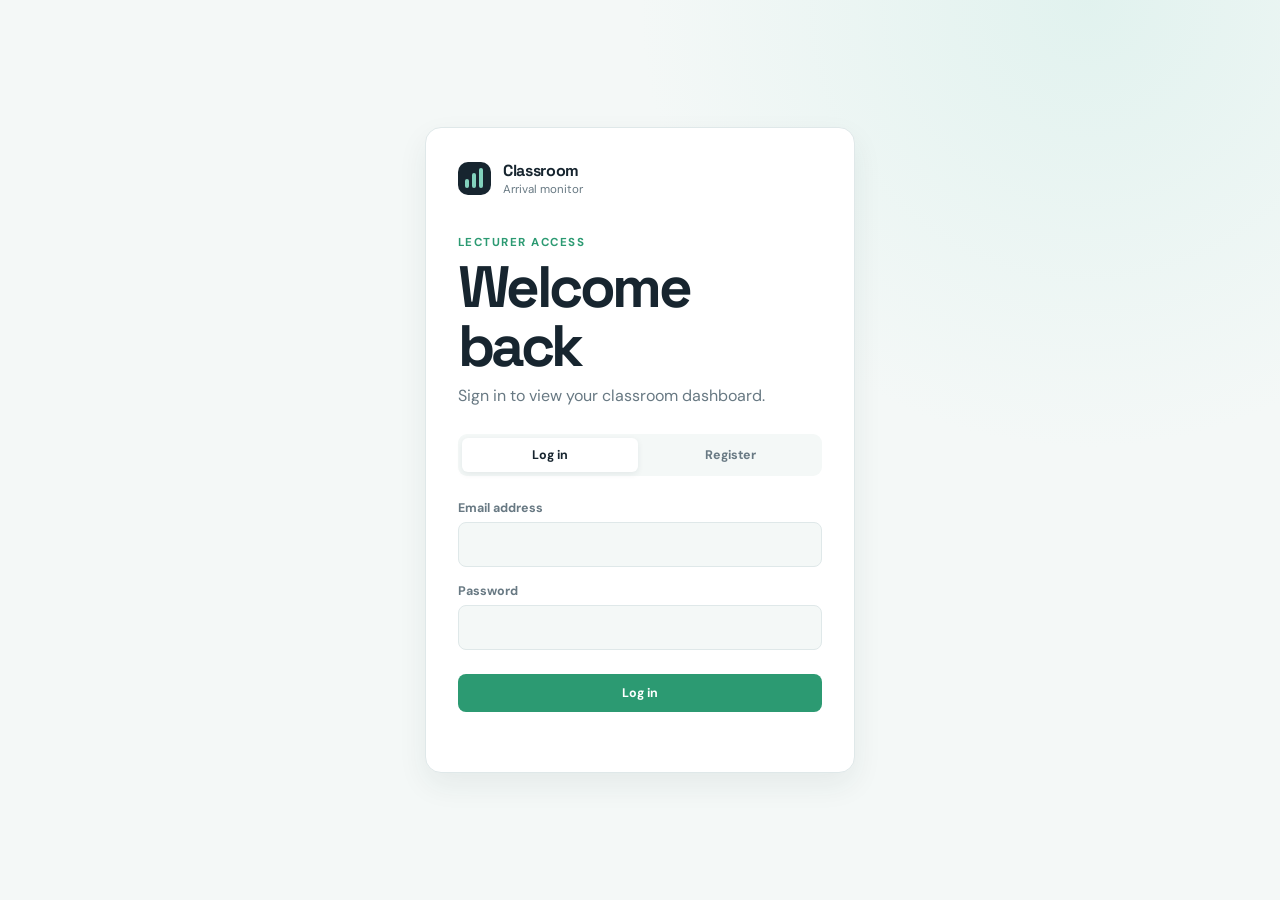
<file: FrontEnd/auth.html>
<!DOCTYPE html>
<html lang="en">
<head>
  <meta charset="UTF-8">
  <meta name="viewport" content="width=device-width, initial-scale=1.0">
  <meta name="description" content="Lecturer login and registration">
  <link rel="icon" href="favicon.svg" type="image/svg+xml">
  <title>Lecturer access | Classroom Arrival Monitor</title>
  <link rel="preconnect" href="https://fonts.googleapis.com">
  <link rel="preconnect" href="https://fonts.gstatic.com" crossorigin>
  <link href="https://fonts.googleapis.com/css2?family=DM+Sans:wght@400;500;600;700&family=Space+Grotesk:wght@500;600;700&display=swap" rel="stylesheet">
  <link rel="stylesheet" href="css/styles.css">
</head>
<body>
  <main class="auth-page">
    <section class="auth-card" aria-labelledby="auth-title">
      <a class="brand auth-brand" href="index.html" aria-label="Classroom Arrival Monitor home">
        <span class="brand-mark" aria-hidden="true">
          <span></span>
          <span></span>
          <span></span>
        </span>
        <span>
          <strong>Classroom</strong>
          <small>Arrival monitor</small>
        </span>
      </a>

      <div class="auth-heading">
        <p class="eyebrow">Lecturer access</p>
        <h1 id="auth-title">Welcome back</h1>
        <p class="intro">Sign in to view your classroom dashboard.</p>
      </div>

      <div class="auth-tabs" role="tablist" aria-label="Account access">
        <button id="login-tab" class="auth-tab auth-tab--active" type="button" role="tab" aria-selected="true">Log in</button>
        <button id="register-tab" class="auth-tab" type="button" role="tab" aria-selected="false">Register</button>
      </div>

      <form id="login-panel" class="auth-form" role="tabpanel" novalidate>
        <label for="login-email">Email address</label>
        <input id="login-email" name="email" type="email" autocomplete="email" required>

        <label for="login-password">Password</label>
        <input id="login-password" name="password" type="password" autocomplete="current-password" required>

        <button class="auth-submit" type="submit">Log in</button>
        <p class="auth-message" aria-live="polite"></p>
      </form>

      <form id="register-panel" class="auth-form" role="tabpanel" novalidate hidden>
        <label for="register-name">Full name</label>
        <input id="register-name" name="name" type="text" autocomplete="name" required>

        <label for="register-email">Email address</label>
        <input id="register-email" name="email" type="email" autocomplete="email" required>

        <label for="register-password">Password</label>
        <input id="register-password" name="password" type="password" autocomplete="new-password" minlength="8" required>

        <button class="auth-submit" type="submit">Create account</button>
        <p class="auth-message" aria-live="polite"></p>
      </form>
    </section>
  </main>
  <div id="error-modal" class="error-modal" hidden>
    <div class="error-modal__content" role="alertdialog" aria-modal="true" aria-labelledby="error-title">
      <button id="close-error" class="error-modal__close" type="button" aria-label="Close error">×</button>
      <p class="eyebrow">Request failed</p>
      <h2 id="error-title">Unable to continue</h2>
      <p id="error-message"></p>
      <button id="close-error-action" class="auth-submit" type="button">Close</button>
    </div>
  </div>
  <script src="js/auth.js"></script>
</body>
</html>
</file>
<file: FrontEnd/css/styles.css>
:root {
  --ink: #17252f;
  --muted: #687983;
  --line: #dfe8e9;
  --surface: #ffffff;
  --background: #f4f8f7;
  --blue: #2d83c7;
  --blue-soft: #eaf5fc;
  --green: #2c9a72;
  --green-soft: #e8f7f0;
  --yellow: #e4a72b;
  --yellow-soft: #fff5d9;
  --shadow: 0 12px 30px rgba(26, 55, 59, 0.07);
}

* {
  box-sizing: border-box;
}

body {
  margin: 0;
  min-width: 320px;
  color: var(--ink);
  background:
    radial-gradient(circle at 85% 0%, rgba(215, 239, 234, 0.65), transparent 28rem),
    var(--background);
  font-family: "DM Sans", sans-serif;
}

button,
a {
  color: inherit;
  font: inherit;
}

button {
  cursor: pointer;
}

.app-shell {
  min-height: 100vh;
}

.topbar,
.dashboard,
.footer {
  width: min(1180px, calc(100% - 48px));
  margin: 0 auto;
}

.topbar {
  display: flex;
  align-items: center;
  justify-content: space-between;
  min-height: 92px;
  border-bottom: 1px solid rgba(190, 211, 210, 0.65);
}

.brand {
  display: inline-flex;
  align-items: center;
  gap: 12px;
  text-decoration: none;
}

.brand strong,
.brand small {
  display: block;
}

.brand strong {
  font-family: "Space Grotesk", sans-serif;
  font-size: 1rem;
  letter-spacing: -0.02em;
}

.brand small {
  margin-top: 1px;
  color: var(--muted);
  font-size: 0.72rem;
}

.brand-mark {
  display: flex;
  align-items: end;
  gap: 3px;
  width: 33px;
  height: 33px;
  padding: 7px;
  border-radius: 10px;
  background: var(--ink);
}

.brand-mark span {
  display: block;
  width: 4px;
  border-radius: 4px;
  background: #83d2bd;
}

.brand-mark span:nth-child(1) {
  height: 9px;
}

.brand-mark span:nth-child(2) {
  height: 15px;
}

.brand-mark span:nth-child(3) {
  height: 20px;
}

.connection-status,
.live-label,
.sensor-state,
.signal-good {
  color: var(--green);
  font-size: 0.78rem;
  font-weight: 700;
}

.account-controls {
  display: inline-flex;
  align-items: center;
  gap: 12px;
}

.lecturer-name {
  color: var(--muted);
  font-size: 0.78rem;
  font-weight: 700;
}

.connection-status,
.live-label {
  display: inline-flex;
  align-items: center;
  gap: 7px;
}

.status-dot {
  display: inline-block;
  width: 7px;
  height: 7px;
  border-radius: 50%;
}

.status-dot--online {
  background: var(--green);
  box-shadow: 0 0 0 4px rgba(44, 154, 114, 0.13);
}

.dashboard {
  padding: 60px 0 42px;
}

.welcome-section,
.section-heading,
.card-heading,
.card-footer,
.setup-banner {
  display: flex;
  align-items: center;
  justify-content: space-between;
}

.welcome-section {
  align-items: end;
  gap: 32px;
  margin-bottom: 36px;
}

.eyebrow {
  margin: 0 0 8px;
  color: var(--green);
  font-size: 0.72rem;
  font-weight: 700;
  letter-spacing: 0.13em;
  text-transform: uppercase;
}

h1,
h2,
h3,
p {
  margin-top: 0;
}

h1,
h2,
h3 {
  font-family: "Space Grotesk", sans-serif;
}

h1 {
  margin-bottom: 10px;
  font-size: clamp(2.2rem, 5vw, 3.65rem);
  letter-spacing: -0.06em;
  line-height: 1;
}

h1 span {
  color: var(--blue);
}

.intro {
  margin-bottom: 0;
  color: var(--muted);
  font-size: 1rem;
}

.date-card {
  min-width: 215px;
  padding: 15px 18px;
  border: 1px solid var(--line);
  border-radius: 12px;
  background: rgba(255, 255, 255, 0.55);
  text-align: right;
}

.date-card span,
.date-card strong {
  display: block;
}

.date-card__label {
  margin-bottom: 5px;
  color: var(--green);
  font-size: 0.7rem;
  font-weight: 700;
  letter-spacing: 0.11em;
  text-transform: uppercase;
}

.date-card strong {
  font-family: "Space Grotesk", sans-serif;
  font-size: 0.87rem;
}

.date-card > span:last-child {
  margin-top: 5px;
  color: var(--muted);
  font-size: 0.7rem;
}

.summary-grid {
  display: grid;
  grid-template-columns: 1.3fr 1fr 1fr 1fr;
  gap: 18px;
  margin-bottom: 18px;
}

.card {
  border: 1px solid var(--line);
  border-radius: 16px;
  background: var(--surface);
  box-shadow: var(--shadow);
}

.counter-card,
.sensor-card,
.time-card,
.late-card {
  min-height: 235px;
  padding: 23px;
}

.card-heading {
  gap: 10px;
  justify-content: flex-start;
}

.card-label {
  flex: 1;
  color: var(--muted);
  font-size: 0.83rem;
  font-weight: 600;
}

.icon-badge {
  display: grid;
  width: 34px;
  height: 34px;
  place-items: center;
  border-radius: 10px;
  font-size: 1.3rem;
  font-weight: 700;
}

.icon-badge--blue {
  color: var(--blue);
  background: var(--blue-soft);
}

.icon-badge--green {
  color: var(--green);
  background: var(--green-soft);
}

.icon-badge--yellow {
  color: var(--yellow);
  background: var(--yellow-soft);
}

.counter-value,
.time-value {
  margin: 24px 0 0;
  color: var(--ink);
  font-family: "Space Grotesk", sans-serif;
  font-size: 3.8rem;
  font-weight: 700;
  letter-spacing: -0.08em;
  line-height: 0.9;
}

.card-note {
  margin: 10px 0 20px;
  color: var(--muted);
  font-size: 0.79rem;
}

.time-limit-control {
  display: flex;
  align-items: center;
  justify-content: space-between;
  gap: 12px;
  margin: 10px 0 20px;
  color: var(--muted);
  font-size: 0.79rem;
}

.time-limit-control span {
  display: inline-flex;
  align-items: center;
  gap: 5px;
}

.time-limit-control input {
  width: 52px;
  padding: 4px 5px;
  border: 1px solid var(--line);
  border-radius: 6px;
  color: var(--ink);
  font: inherit;
  text-align: right;
}

.timer-start-button {
  margin-bottom: 2px;
}

.late-list {
  max-height: 78px;
  margin: 0;
  padding: 0;
  overflow-y: auto;
  color: var(--muted);
  font-size: 0.74rem;
  list-style: none;
}

.late-list li + li {
  margin-top: 5px;
}

.progress-track {
  height: 7px;
  overflow: hidden;
  border-radius: 99px;
  background: #edf2f2;
}

.progress-bar {
  height: 100%;
  border-radius: inherit;
  background: linear-gradient(90deg, var(--blue), #64b9dc);
}

.card-footer {
  margin-top: 22px;
  color: var(--muted);
  font-size: 0.72rem;
}

.card-footer strong {
  color: var(--ink);
  font-weight: 700;
}

.sensor-state {
  padding: 5px 9px;
  border-radius: 99px;
  background: var(--green-soft);
  font-size: 0.68rem;
}

.sensor-reading {
  display: flex;
  align-items: center;
  gap: 14px;
  margin-top: 36px;
}

.sensor-pulse {
  position: relative;
  display: block;
  flex: 0 0 43px;
  width: 43px;
  height: 43px;
  border: 1px solid rgba(44, 154, 114, 0.25);
  border-radius: 50%;
  background: var(--green-soft);
}

.sensor-pulse::after {
  position: absolute;
  inset: 11px;
  border-radius: 50%;
  background: var(--green);
  content: "";
}

.sensor-reading strong {
  display: block;
  font-family: "Space Grotesk", sans-serif;
  font-size: 0.95rem;
}

.sensor-reading p {
  margin: 4px 0 0;
  color: var(--muted);
  font-size: 0.72rem;
  line-height: 1.4;
}

.sensor-reading--active .sensor-pulse {
  border-color: rgba(209, 99, 72, 0.35);
  background: #fce9e3;
}

.sensor-reading--active .sensor-pulse::after {
  background: #d16348;
}

.sensor-reading--active strong,
.sensor-state {
  color: var(--green);
}

.sensor-reading--active strong {
  color: #b94f36;
}

.content-grid {
  display: grid;
  grid-template-columns: 1.65fr 1fr;
  gap: 18px;
  margin-bottom: 18px;
}

.activity-card,
.notification-card {
  min-height: 315px;
  padding: 25px;
}

.section-heading {
  align-items: start;
}

h2 {
  margin-bottom: 0;
  font-size: 1.4rem;
  letter-spacing: -0.04em;
}

.text-button {
  padding: 5px 0;
  border: 0;
  color: var(--blue);
  background: transparent;
  font-size: 0.74rem;
  font-weight: 700;
}

.empty-state {
  max-width: 360px;
  margin: 45px auto 0;
  text-align: center;
}

.empty-state__icon,
.notification-empty__icon {
  display: grid;
  margin: 0 auto 15px;
  place-items: center;
  width: 44px;
  height: 44px;
  border-radius: 13px;
  color: var(--blue);
  background: var(--blue-soft);
  font-size: 1.45rem;
}

.empty-state h3 {
  margin-bottom: 8px;
  font-size: 1rem;
}

.empty-state p,
.notification-empty p {
  margin-bottom: 0;
  color: var(--muted);
  font-size: 0.8rem;
  line-height: 1.55;
}

.notification-count {
  display: grid;
  width: 27px;
  height: 27px;
  place-items: center;
  border-radius: 50%;
  color: var(--muted);
  background: #f0f4f4;
  font-size: 0.72rem;
  font-weight: 700;
}

.notification-empty {
  margin-top: 48px;
  text-align: center;
}

.notification-empty__icon {
  color: var(--green);
  background: var(--green-soft);
  font-size: 1rem;
}

.notification-empty strong {
  font-family: "Space Grotesk", sans-serif;
  font-size: 0.96rem;
}

.notification-empty p {
  margin-top: 5px;
}

.setup-banner {
  gap: 16px;
  padding: 18px 20px;
  border: 1px solid #cfe7e0;
  border-radius: 14px;
  background: #eef9f5;
}

.setup-icon {
  display: grid;
  flex: 0 0 31px;
  width: 31px;
  height: 31px;
  place-items: center;
  border-radius: 50%;
  color: var(--green);
  background: #d5f0e5;
  font-family: Georgia, serif;
  font-weight: 700;
}

.setup-banner div:nth-child(2) {
  flex: 1;
}

.setup-banner strong {
  display: block;
  margin-bottom: 4px;
  font-family: "Space Grotesk", sans-serif;
  font-size: 0.86rem;
}

.setup-banner p {
  margin: 0;
  color: var(--muted);
  font-size: 0.73rem;
}

.outline-button {
  padding: 9px 13px;
  border: 1px solid #a9d4c5;
  border-radius: 8px;
  color: var(--green);
  background: transparent;
  font-size: 0.72rem;
  font-weight: 700;
  white-space: nowrap;
}

.sensor-actions {
  display: flex;
  gap: 8px;
}

.outline-button:hover,
.text-button:hover {
  opacity: 0.75;
}

.auth-page {
  display: grid;
  min-height: 100vh;
  place-items: center;
  padding: 24px;
}

.auth-card {
  width: min(100%, 430px);
  padding: 32px;
  border: 1px solid var(--line);
  border-radius: 16px;
  background: var(--surface);
  box-shadow: var(--shadow);
}

.auth-brand {
  margin-bottom: 38px;
}

.auth-heading h1 {
  margin-bottom: 10px;
}

.auth-tabs {
  display: grid;
  grid-template-columns: 1fr 1fr;
  gap: 4px;
  margin: 28px 0 24px;
  padding: 4px;
  border-radius: 9px;
  background: var(--background);
}

.auth-tab {
  padding: 9px;
  border: 0;
  border-radius: 6px;
  color: var(--muted);
  background: transparent;
  font-size: 0.78rem;
  font-weight: 700;
}

.auth-tab--active {
  color: var(--ink);
  background: var(--surface);
  box-shadow: 0 2px 6px rgba(26, 55, 59, 0.08);
}

.auth-form label {
  display: block;
  margin: 16px 0 6px;
  color: var(--muted);
  font-size: 0.78rem;
  font-weight: 700;
}

.auth-form input {
  width: 100%;
  padding: 11px 12px;
  border: 1px solid var(--line);
  border-radius: 8px;
  color: var(--ink);
  background: var(--background);
  font: inherit;
}

.auth-form input:focus {
  outline: 2px solid rgba(45, 131, 199, 0.3);
  border-color: var(--blue);
}

.auth-submit {
  width: 100%;
  margin-top: 24px;
  padding: 11px 13px;
  border: 0;
  border-radius: 8px;
  color: #fff;
  background: var(--green);
  font-size: 0.78rem;
  font-weight: 700;
}

.auth-submit:hover {
  opacity: 0.85;
}

.auth-message {
  min-height: 18px;
  margin: 10px 0 0;
  color: var(--muted);
  font-size: 0.73rem;
  text-align: center;
}

.error-modal {
  position: fixed;
  inset: 0;
  z-index: 10;
  display: grid;
  place-items: center;
  padding: 24px;
  background: rgba(23, 37, 47, 0.45);
}

.error-modal[hidden] {
  display: none;
}

.error-modal__content {
  position: relative;
  width: min(100%, 380px);
  padding: 30px;
  border: 1px solid var(--line);
  border-radius: 16px;
  background: var(--surface);
  box-shadow: var(--shadow);
}

.error-modal__content h2 {
  margin-bottom: 8px;
  color: #b94f36;
}

.error-modal__content p:not(.eyebrow) {
  color: var(--muted);
  font-size: 0.82rem;
  line-height: 1.5;
}

.error-modal__close {
  position: absolute;
  top: 12px;
  right: 14px;
  border: 0;
  color: var(--muted);
  background: transparent;
  font-size: 1.5rem;
  line-height: 1;
}

.footer {
  display: flex;
  justify-content: space-between;
  padding: 0 0 27px;
  color: #93a1a5;
  font-size: 0.68rem;
}

@media (max-width: 800px) {
  .topbar,
  .dashboard,
  .footer {
    width: min(100% - 32px, 620px);
  }

  .dashboard {
    padding-top: 42px;
  }

  .welcome-section {
    display: block;
  }

  .date-card {
    margin-top: 24px;
    text-align: left;
  }

  .summary-grid,
  .content-grid {
    grid-template-columns: 1fr;
  }
}

@media (max-width: 480px) {
  .topbar {
    min-height: 76px;
  }

  .connection-status {
    font-size: 0.68rem;
  }

  h1 {
    font-size: 2.45rem;
  }

  .counter-card,
  .sensor-card,
  .time-card,
  .late-card,
  .activity-card,
  .notification-card {
    padding: 20px;
  }

  .setup-banner {
    align-items: flex-start;
    flex-wrap: wrap;
  }

  .setup-banner .outline-button {
    margin-left: 47px;
  }

  .footer {
    display: block;
  }

  .footer span {
    display: block;
    margin-top: 8px;
  }
}
</file>
